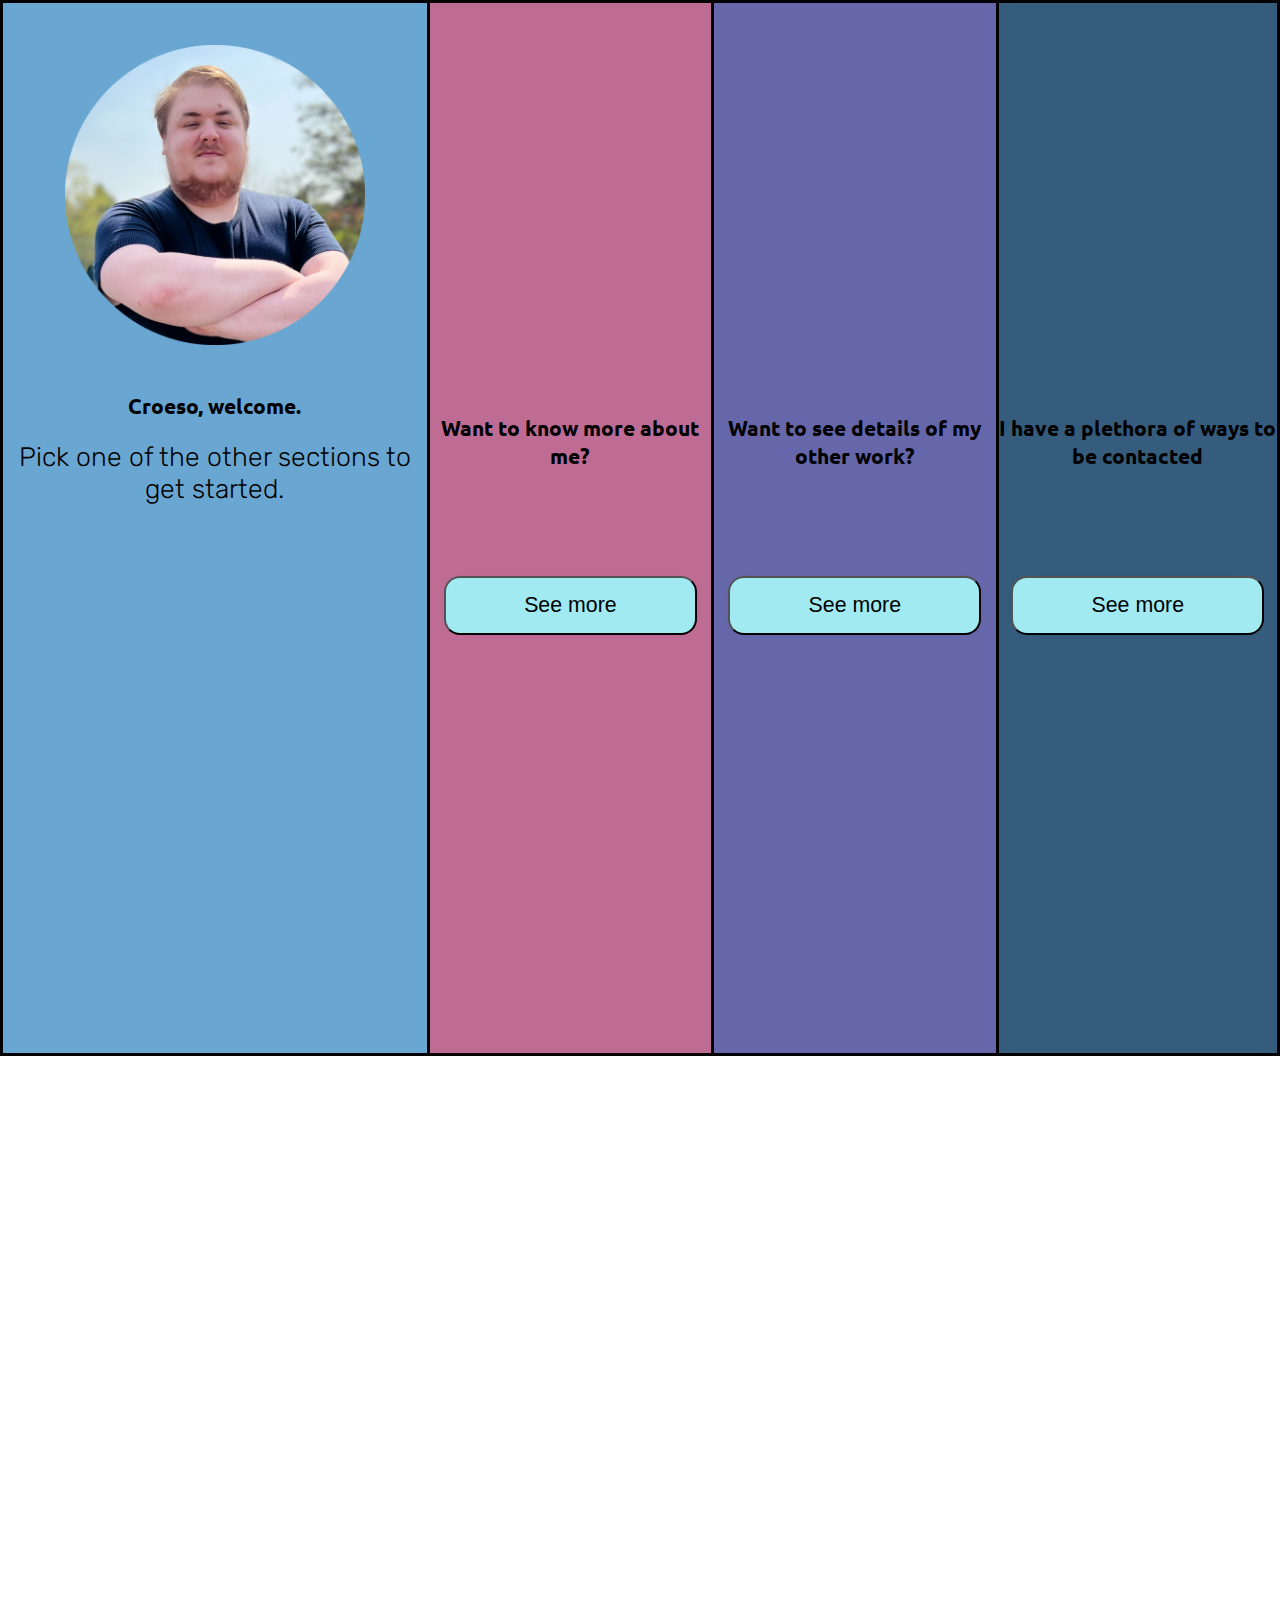
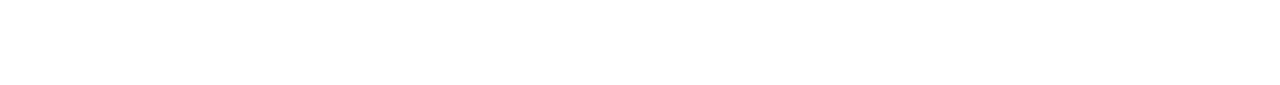
<file: index.html>
<!DOCTYPE html>
<html lang="en">
<head>
    <meta charset="UTF-8">
    <meta name="viewport" content="width=device-width, initial-scale=1.0">
    <link rel="stylesheet" href="./portfolio_home.css">
    <script src="jquery3.7.0.js"></script>
    <script src="./index.js"></script>
    <title>Personal Portfolio Home</title>  
</head>
<body>
    <section class="welcome">
        <img class="pp" src="./images/Welcome section/profile_picture.png" alt="My Profile Picture">
        <h2 class="welcome-header">Croeso, welcome.</h2>
        <p class="welcome-text">Pick one of the other sections to get started.</p>
    </section>
    <section class="bio">
        <h2 class="bio-header">Want to know more about me?</h2>
        <a href="./portfolio_bio.html"><button id="button-bio" class="see-more"> See more</button></a>
        <div class="image-container">
    <div class="flowimages">
            <img class="flowimage" id="flowimage1" src="../images/Bio section/programming.png" alt="laptop with code">
            <img class="flowimage" id="flowimage2" src="../images/Bio section/rugby.png" alt="rugby ball">
            <img class="flowimage" id="flowimage3" src="../images/Bio section/game-controller.png" alt="a video game controller">
            <img class="flowimage" id="flowimage4" src="../images/Bio section/spotify.png" alt="the spotify logo">
            <img class="flowimage" id="flowimage5" src="../images/Bio section/wales.png" alt="the welsh flag">
            <img class="flowimage" id="flowimage6" src="../images/Bio section/watching-a-movie.png" alt="a movie screen with popcorn and a drink">
        </div>
        <div class="flowimages">
            <img class="flowimage" id="flowimage1" src="../images/Bio section/programming.png" alt="laptop with code">
            <img class="flowimage" id="flowimage2" src="../images/Bio section/rugby.png" alt="rugby ball">
            <img class="flowimage" id="flowimage3" src="../images/Bio section/game-controller.png" alt="a video game controller">
            <img class="flowimage" id="flowimage4" src="../images/Bio section/spotify.png" alt="the spotify logo">
            <img class="flowimage" id="flowimage5" src="../images/Bio section/wales.png" alt="the welsh flag">
            <img class="flowimage" id="flowimage6" src="../images/Bio section/watching-a-movie.png" alt="a movie screen with popcorn and a drink">
        </div>
        <div class="flowimages">
            <img class="flowimage" id="flowimage1" src="../images/Bio section/programming.png" alt="laptop with code">
            <img class="flowimage" id="flowimage2" src="../images/Bio section/rugby.png" alt="rugby ball">
            <img class="flowimage" id="flowimage3" src="../images/Bio section/game-controller.png" alt="a video game controller">
            <img class="flowimage" id="flowimage4" src="../images/Bio section/spotify.png" alt="the spotify logo">
            <img class="flowimage" id="flowimage5" src="../images/Bio section/wales.png" alt="the welsh flag">
            <img class="flowimage" id="flowimage6" src="../images/Bio section/watching-a-movie.png" alt="a movie screen with popcorn and a drink">
        </div>
    </div>
    </section>
    <section class="work">
        <h2 class="work-header">Want to see details of my other work?</h2>
        <a href="./portfolio_work.html"><button id="button-work" class="see-more"> See more</button></a>
    </section>
    <section class="contact">
        <h2 class="contact-header">I have a plethora of ways to be contacted</h2>
        <a href="./portfolio_contact.html"><button id="button-contact" class="see-more"> See more</button></a>
    </section>
</body>
</html>
</file>
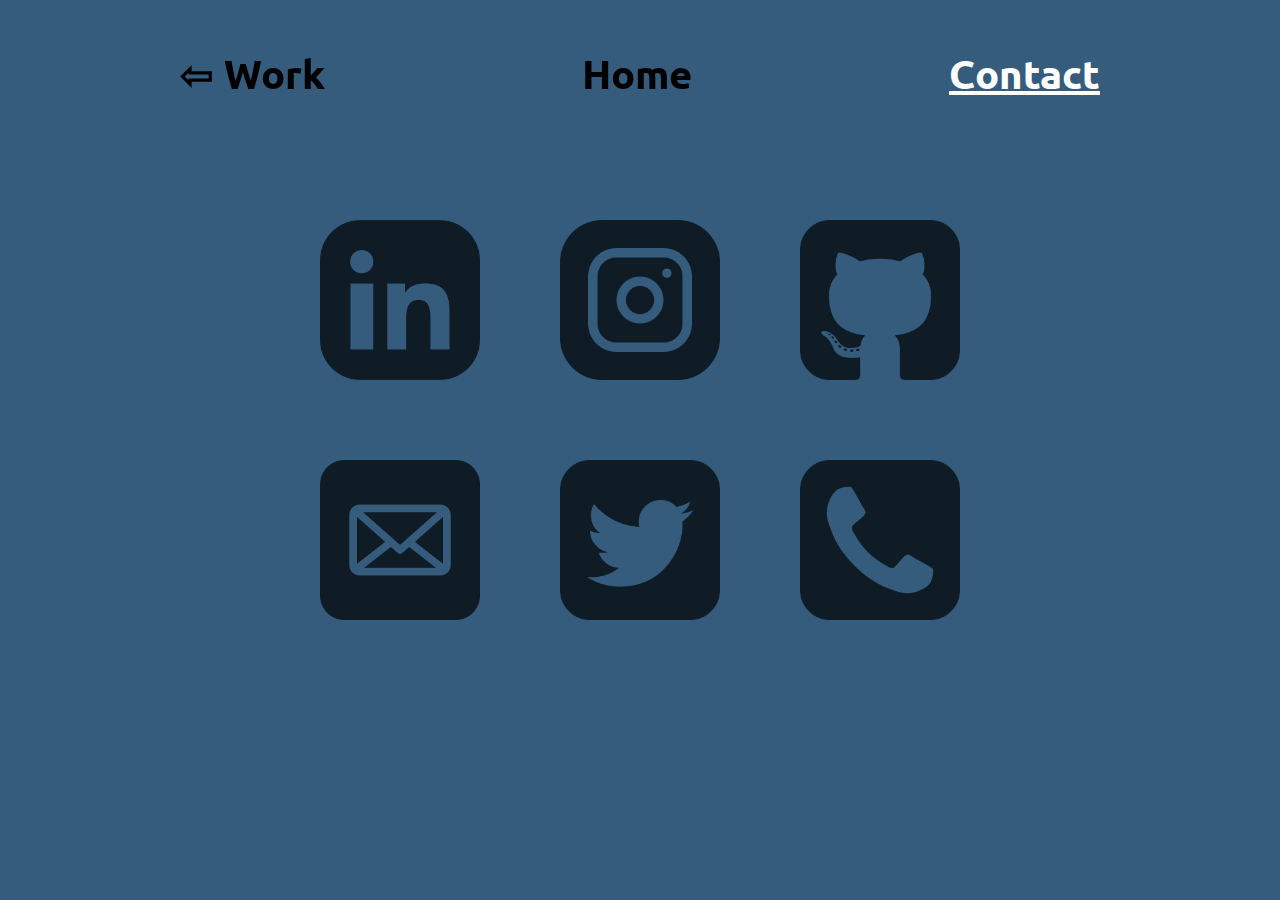
<file: portfolio_contact.html>
<!DOCTYPE html>
<html lang="en">
<head>
    <meta charset="UTF-8">
    <meta name="viewport" content="width=device-width, initial-scale=1.0">
    <link rel="stylesheet" href="./portfolio_contact.css">
    <title>Personal Portfolio Bio</title>
</head>
<body>
 <nav class="grid">  
    <h1 class="work"><a href="portfolio_work.html"> <span> &#8678;</span> Work</a></h1>
    <h1 class="home"><a href="index.html"> Home </a></h1>
    <h1 class="contact"> Contact </h1>
</nav>
<div class="icon-container">
    <a class="icon-image" href="https://www.linkedin.com/in/joembrady" target="_blank" rel="noopener noreferrer"><img class="image" src="../images/Conatct section/linkedin (1).png"></a>
    <a class="icon-image" href="https://www.instagram.com/brady7556" target="_blank" rel="noopener noreferrer"><img class="image" src="../images/Conatct section/instagram.png"></a>
    <a class="icon-image" href="https://github.com/JosephBrady01" target="_blank" rel="noopener noreferrer"><img class="image" src="../images/Conatct section/github-sign.png"></a>
    <a class="icon-image" href="mailto:joembrady1@gmail.com" target="_blank" rel="noopener noreferrer"><img class="image" src="../images/Conatct section/mail.png"></a>
    <a class="icon-image" href="https://twitter.com/joembrady1" target="_blank" rel="noopener noreferrer"><img class="image" src="../images/Conatct section/twitter-sign.png"></a>
    <a class="icon-image" href="tel:+07982724789" target="_blank" rel="noopener noreferrer"><img class="image" src="../images/Conatct section/telephone-symbol-button.png"></a>
</div>
</body>
</html>
</file>
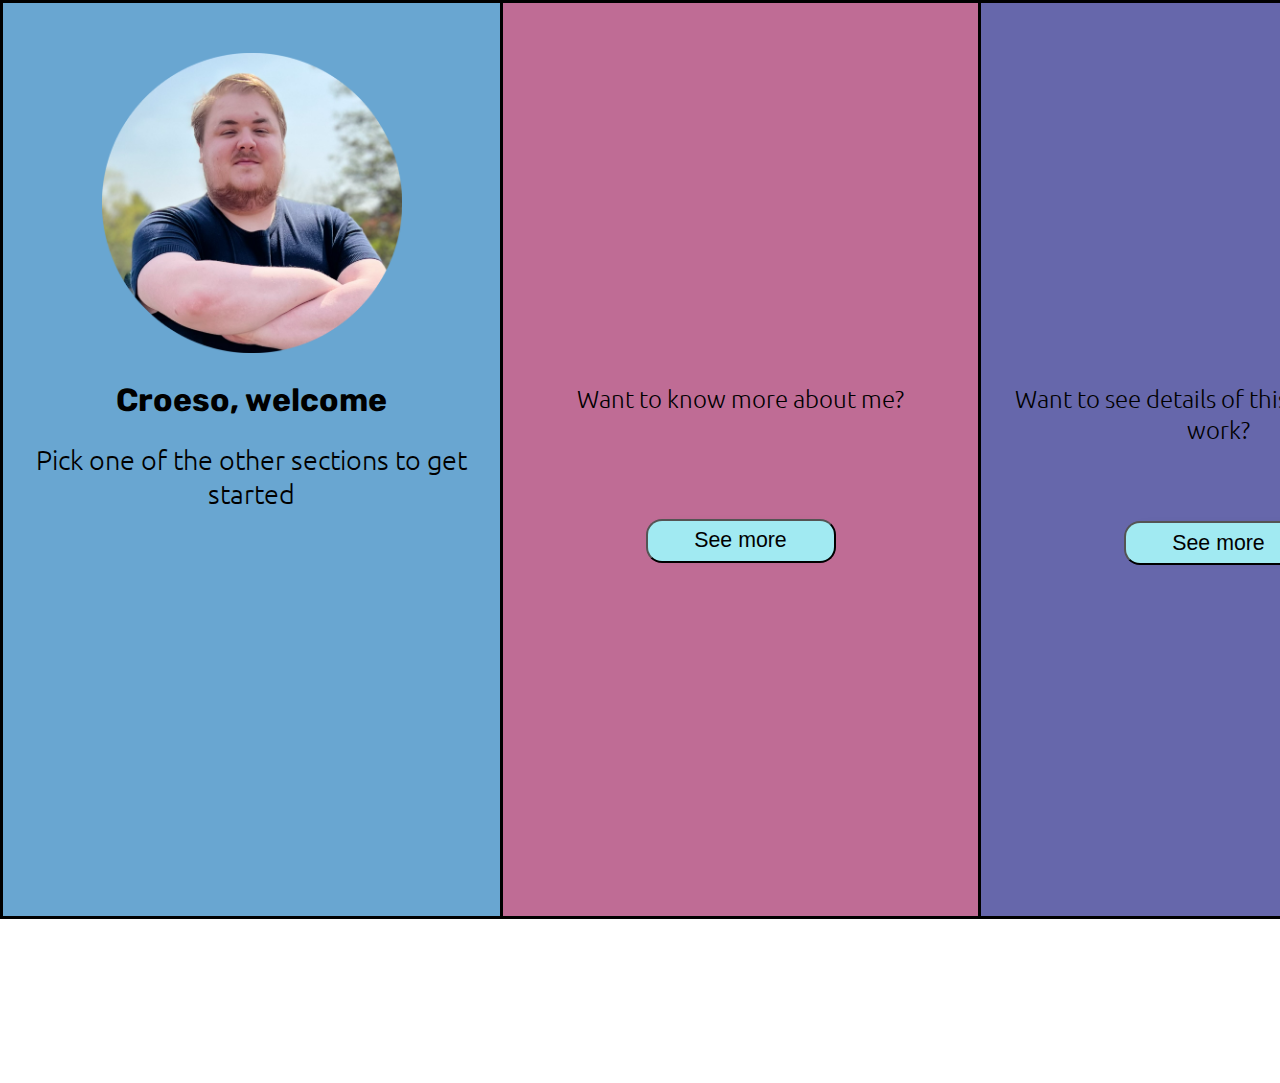
<file: portfolio_home.html>
<!DOCTYPE html>
<html lang="en">
<head>
  <meta charset="UTF-8" />
  <meta http-equiv="X-UA-Compatible" content="IE=edge" />
  <meta name="viewport" content="width=device-width, initial-scale=1.0">
  <link rel="preconnect" href="https://fonts.googleapis.com">
  <link type="text/css" rel="stylesheet" href="../css/portfolio_home.css">
  <link rel="script" href="../js/home.js" />
  <title>Portfolio Website: Homepage</title>
</head> 
<body>
  <!-- Start of sections with the welcome section -->
<section class="welcome">
  <img class="pp" src="../images/Welcome section/profile_picture.png" title="My profile picture" alt="Profile Picture of me" />
  <h1 class="welcome_msg">Croeso, welcome</h1>
  <h2 class="biline">Pick one of the other sections to get started</h2>
</section>
<section class="bio">
  <!-- Images used for background animation --> 
  <div class="flowimages">
    <img class="flowimage" id="flowimage1" src="../images/Bio section/programming.png" alt="laptop with code">
    <img class="flowimage" id="flowimage2" src="../images/Bio section/rugby.png" alt="rugby ball">
    <img class="flowimage" id="flowimage3" src="../images/Bio section/game-controller.png" alt="a video game controller">
    <img class="flowimage" id="flowimage4" src="../images/Bio section/spotify.png" alt="the spotify logo">
    <img class="flowimage" id="flowimage5" src="../images/Bio section/wales.png" alt="the welsh flag">
    <img class="flowimage" id="flowimage6" src="../images/Bio section/watching-a-movie.png" alt="a movie screen with popcorn and a drink">
  </div>
  <h2 class="bio-text">Want to know more about me?</h2>
  <a href="./portfolio_bio.html"><button id="button-bio" class="see-more"> See more</button></a>
</section>
<section class="work">
    <h2 class="work-text">Want to see details of this site or other work?</h2>
    <a href="./portfolio_work.html"><button id="button-work" class="see-more"> See more</button></a>
  <div class="background-images">
   <img class="work-img1" src="../images/Work section/large-brief-homepage.jpg">
   <img class="work-img2" src="../images/Work section/small-brief-cropped.jpg">
  </div>
</section>
<section class="contact">
  <h2 class="contact-text">If you would like to see where I am on social media or want to chat then there are many ways
    to contact me</h2>
  <a href="./portfolio_contact.html"><button id="button-contact" class="see-more"> See more</button></a>
</section>
</body>
</html>
</file>
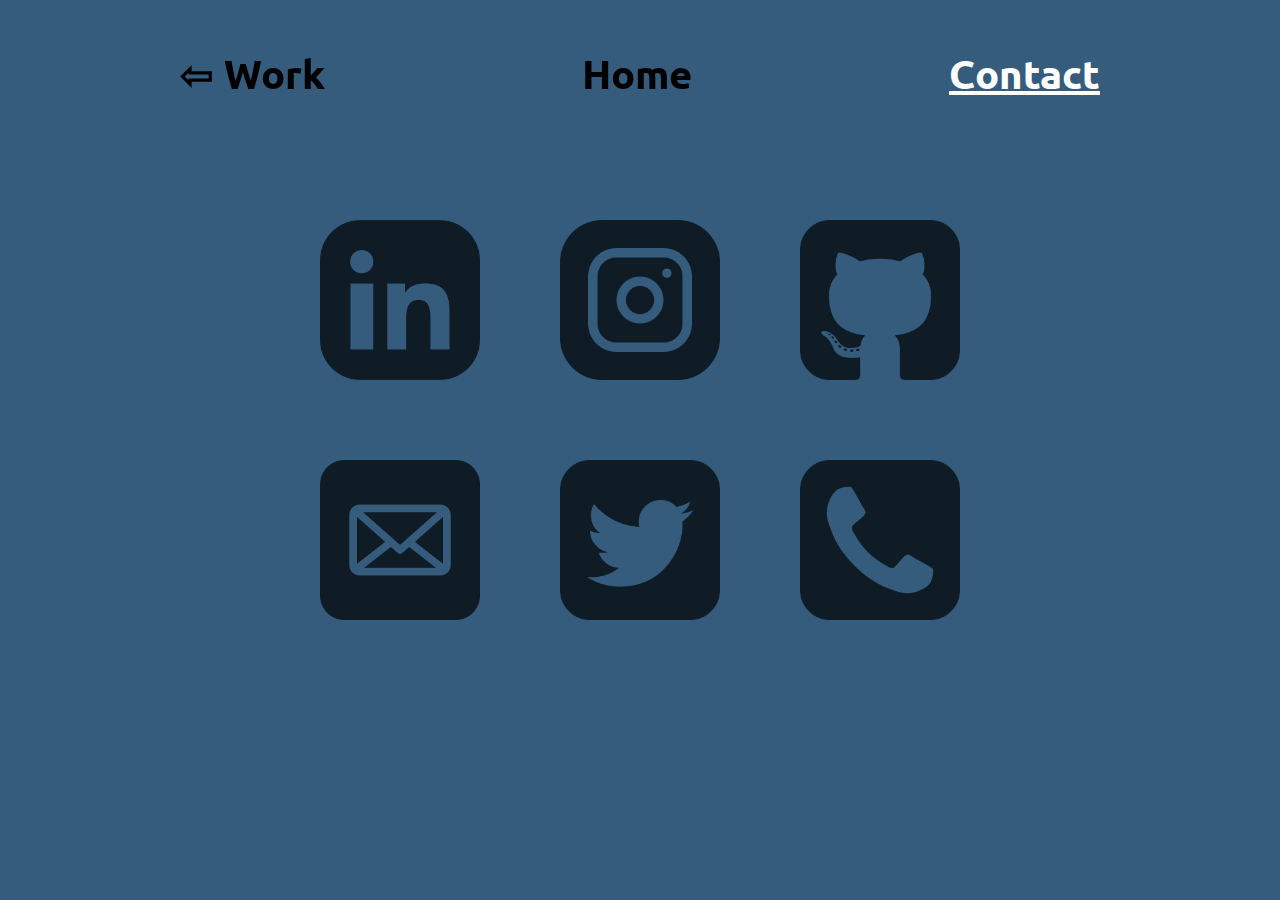
<file: html/portfolio_contact.html>
<!DOCTYPE html>
<html lang="en">
<head>
    <meta charset="UTF-8">
    <meta name="viewport" content="width=device-width, initial-scale=1.0">
    <link rel="stylesheet" href="../css/portfolio_contact.css">
    <title>Personal Portfolio Bio</title>
</head>
<body>
 <nav class="grid">  
    <h1 class="work"><a href="portfolio_work.html"> <span> &#8678;</span> Work</a></h1>
    <h1 class="home"><a href="portfolio_home.html"> Home </a></h1>
    <h1 class="contact"> Contact </h1>
</nav>
<div class="icon-container">
    <a class="icon-image" href="https://www.linkedin.com/in/joembrady" target="_blank" rel="noopener noreferrer"><img class="image" src="../images/Conatct section/linkedin (1).png"></a>
    <a class="icon-image" href="https://www.instagram.com/brady7556" target="_blank" rel="noopener noreferrer"><img class="image" src="../images/Conatct section/instagram.png"></a>
    <a class="icon-image" href="https://github.com/JosephBrady01" target="_blank" rel="noopener noreferrer"><img class="image" src="../images/Conatct section/github-sign.png"></a>
    <a class="icon-image" href="mailto:joembrady1@gmail.com" target="_blank" rel="noopener noreferrer"><img class="image" src="../images/Conatct section/mail.png"></a>
    <a class="icon-image" href="https://twitter.com/joembrady1" target="_blank" rel="noopener noreferrer"><img class="image" src="../images/Conatct section/twitter-sign.png"></a>
    <a class="icon-image" href="tel:+07982724789" target="_blank" rel="noopener noreferrer"><img class="image" src="../images/Conatct section/telephone-symbol-button.png"></a>
</div>
</body>
</html>
</file>
<file: portfolio_home.css>
@import url('https://fonts.googleapis.com/css2?family=Ubuntu&display=swap');
@import url('https://fonts.googleapis.com/css2?family=Rubik&display=swap');

* {
    margin: 0;
    padding: 0;
    width: 100w;
    box-sizing: border-box;
}

body {
    display: grid;
    grid-template-columns: 1fr 1fr 1fr 1fr;
    grid-template-rows: 1fr;
    height: 100vh;
    width: 100%;
    transition: 500ms;
    animation: 3s ease-out 0s 1 slideLeft;
    overflow: hidden;
}

body:has(.welcome:hover) {
    grid-template-columns: 1.5fr 1fr 1fr 1fr;
}

body:has(.bio:hover) {
    grid-template-columns: 1fr 1.5fr 1fr 1fr;
}

body:has(.work:hover) {
    grid-template-columns: 1fr 1fr 1.5fr 1fr;
}

body:has(.contact:hover) {
    grid-template-columns: 1fr 1fr 1fr 1.5fr;
}


@keyframes slideLeft {
    0% {
        transform: translateX(200%);
    }
    100% {
        transform: translateX(0)
    }
}


.welcome, .bio, .work, .contact {
    border: black solid;
    border-right: none;
}

.welcome-header, .bio-header, .work-header, .contact-header {
    margin-top: 19.25em;
}

.welcome {
    background-color: #69A6D1;
    text-align: center;
}

.pp{
    width: 18.75em;
    height: 18.75em;
    margin-top: 10%;
}

.welcome-header {
    font-family: 'Ubuntu', sans-serif;
    font-weight: bold;
    font-size: 16pt;
    margin-top: 10%; 
}

.welcome-text {
    font-family: 'Rubik', sans-serif;
    margin-top: 5%;
    font-size: 20pt;
    font-weight: 200;
}

.bio {
    background-color: #BF6C95;
    top: 100vh;
    z-index: 1;
    text-align: center;
}

.see-more {
    background-color: #A1EAF2;
    height: 2.75em;
    width: 11.875em;
    border-radius: 12pt;
    font-size: 16pt;
    box-shadow: 0px 0px 20px -20px;
    cursor: pointer;
    transition: all 0.5s ease-in-out 0ms;
    user-select: none;
    margin-top: 5em;
    z-index: 1;
}

.see-more:hover {
    background-color: #7EB7BD;
    box-shadow: 0px 0px 20px -18px;
}

.image-container {
    display: grid;
    grid-template-columns: 1fr;
    grid-template-rows: 1fr 1fr 1fr;
    height: 100%;
    opacity: 0;
    z-index: -1;
}

.bio-header {
    text-align: center;
    font-family: 'Ubuntu', sans-serif;
    font-weight: bold;
    font-size: 16pt;
}

.flowimages {
    display: grid;
    grid-template-columns: 1fr 1fr 1fr;
    grid-template-rows: 1fr 1fr;
    animation: 10s ease-out flowUp;
    z-index: -1;
    animation-iteration-count: infinite;
    align-items: center;
    justify-items: center;
}

.bio:hover .image-container {
    opacity: 1;
    transition: opacity 0.1s ease-in-out;
    -moz-transition: opacity 0.1s ease-in-out;
    -webkit-transition: opacity 0.1s ease-in-out;
}


.flowimage {
    height: 4.357em;
    width: 4.357em;
    z-index: -1;
}

@keyframes flowUp {
    0% {
        transform: translateY(400%);
        opacity: 0;
        z-index: -1;
    }
    100% {
        transform: translateY(-300%);
        opacity: 1;
        z-index: -1;
    }
}


.work {
    background-color: #6667AB;
    text-align: center;
}

.work-header {
    text-align: center;
    font-family: 'Ubuntu', sans-serif;
    font-weight: bold;
    font-size: 16pt;
}

.contact {
    background-color: #355C7D;
    border-right: black solid;
    text-align: center;
}

.contact-header {
    text-align: center;
    font-family: 'Ubuntu', sans-serif;
    font-weight: bold;
    font-size: 16pt;
}

@media screen and (max-width: 59.375em) {
    body {
        grid-template-columns: 1fr !important;
        grid-template-rows: 1fr 1fr 1fr 1fr !important;
        animation: 3s ease-out 0s 1 slideTop;
        overflow-x: hidden !;
        overflow: scroll;
    }

    body:has(.welcome:hover) {
        grid-template-rows: 1.5fr 1fr 1fr 1fr !important;
    }
    
    body:has(.bio:hover) {
        grid-template-rows: 1fr 1.5fr 1fr 1fr !important;
    }
    
    body:has(.work:hover) {
        grid-template-rows: 1fr 1fr 1.5fr 1fr !important;
    }
    
    body:has(.contact:hover) {
        grid-template-rows: 1fr 1fr 1fr 1.5fr !important;
    }

    @keyframes slideTop {
        0% {
            transform: translateY(200%);
        }
        100% {
            transform: translateY(0)
        }
    }

    .welcome-header, .bio-header, .work-header, .contact-header {
        margin-top: 5em;
        margin-bottom: 2em;
    }

    .welcome {
        background-color: #69A6D1;
        text-align: center;
    }
    
    .pp{
        width: 18.75em;
        height: 18.75em;
        margin-top: 10%;
    }
    
    .welcome-header {
        font-family: 'Ubuntu', sans-serif;
        font-weight: bold;
        font-size: 16pt;
        margin-top: 10%; 
    }
    
    .welcome-text {
        font-family: 'Rubik', sans-serif;
        margin-top: 5%;
        font-size: 20pt;
        font-weight: 200;
    }

    .bio {
        background-color: #BF6C95;
        top: 100vh;
        z-index: 1;
        text-align: center;
        align-items: center;
        justify-items: center;
    }

    .image-container {
      display: none;
    }
    
    .see-more {
        background-color: #A1EAF2;
        height: 2.75em;
        width: 11.875em;
        border-radius: 12pt;
        font-size: 16pt;
        box-shadow: 0px 0px 20px -20px;
        cursor: pointer;
        transition: all 0.5s ease-in-out 0ms;
        user-select: none;
        z-index: 1;
        margin-bottom: 3em;
    }
    
    .see-more:hover {
        background-color: #7EB7BD;
        box-shadow: 0px 0px 20px -18px;
    }

    .work {
        background-color: #6667AB;
        text-align: center;
    }
    
    .work-header {
        text-align: center;
        font-family: 'Ubuntu', sans-serif;
        font-weight: bold;
        font-size: 16pt;
    }

    .background-images {
        display: none;
    }
    
    .contact {
        background-color: #355C7D;
        border-right: black solid;
        text-align: center;
    }
    
    .contact-header {
        text-align: center;
        font-family: 'Ubuntu', sans-serif;
        font-weight: bold;
        font-size: 16pt;
    }

  }
</file>
<file: portfolio_contact.css>
@import url('https://fonts.googleapis.com/css2?family=Ubuntu&display=swap');
@import url('https://fonts.googleapis.com/css2?family=Rubik&display=swap');

* {
    box-sizing: border-box;
}

body {
    font-family: 'Ubuntu', sans-serif;
    background-color: #355C7D;
    color: black;
    text-decoration: none;
}

/* Used for the navigation */

.grid {
    display: grid;
    grid-template-columns: auto auto auto;
    padding: 0.6em;
    grid-gap: 1.25em;
    font-size: 15pt;
}

/* Hover state used for the navigation */

a {
    text-decoration: none;
    color: black;
    --b: 0.1em;   /* the thickness of the line */
    --c: white; /* the color */
    color: #0000;
    padding-block: var(--b);
    background: 
    linear-gradient(var(--c) 50%,#000 0) 0% calc(100% - var(--_p,0%))/100% 200%,
    linear-gradient(var(--c) 0 0) 0% var(--_p,0%)/var(--_p,0%) var(--b) no-repeat;
    -webkit-background-clip: text,padding-box;
    background-clip: text,padding-box;
    transition: .3s var(--_s,0s) linear,background-size .3s calc(.3s - var(--_s,0s));
}

.contact {
    padding-right: 4em;
    text-align: right;
    color: white;
    text-decoration: underline;
}

.home {
    text-align: center;
}

.work {
    text-align: left;
    padding-left: 4em;
}

a:hover {
    --_p: 100%;
    --_s: .3s;
}

.icon-container {
    margin-top: 5em;
    display: grid;
    grid-template-columns: auto auto auto;
    grid-template-rows: auto auto;
    grid-gap: 5em;
    align-content: center;
    justify-content: center;
}

.icon-image {
    height: 10em;
    width: 10em;
    object-fit: contain;
    opacity: 0.7;
}

.image {
    height: 10em;
    width: 10em;
}

.icon-image:hover {
    transform: scale(1.1);
    --_p: 0%;
    --_s: 0%;
    opacity: 100;
}
</file>
<file: css/portfolio_home.css>
@import url('https://fonts.googleapis.com/css2?family=Ubuntu&display=swap');
@import url('https://fonts.googleapis.com/css2?family=Rubik&display=swap');

* {
    margin: 0;
    padding: 0;
    width: 100w;
    box-sizing: border-box;
}

html{
    overflow: hidden;
}

body{
    color: #000000;
    font-family: 'Ubuntu', sans-serif;
    display: grid;
    grid-template-columns: 30em 30em 30em 30em;
    min-height: 100vh;
    min-width: 100vw;
    max-width: 100vw;
    overflow-x: hidden;
    transition: 500ms;
    animation-delay: 0s;
    animation: 3s ease-out 0s 1 slideFromLeft;
}

/* This code is used to show the expansion of a section when hovered over */
body:has(.welcome:hover) {
    grid-template-columns: 31.25em 29.875em 29.875em 29.875em;
    animation-delay: 0s;
}

body:has(.bio:hover) {
    grid-template-columns: 29.875em 31.25em 29.875em 29.875em;
    animation-delay: 0s;
}

body:has(.work:hover) {
    grid-template-columns: 29.875em 29.875em 31.25em 29.875em;
    animation-delay: 0s;
}

body:has(.contact:hover) {
    grid-template-columns: 29.875em 29.875em 29.875em 31.25em;
    animation-delay: 0s;
}

/* This is for the animation of the sections to fly in from the right */
@keyframes slideFromLeft {
    0% {
        transform: translateX(200%);
    }
    100% {
        transform: translateX(0);
    }
}


section{
    border-style: solid;
    border-right: none;
}

.bio-text, .work-text, .contact-text {
    margin-top: 80%;
}

.contact {
    border-right: solid;
}

/* Welcome section */

.welcome {
    text-align: center;
    background-color: #69A6D1;
}

.pp{
    width: 300px;
    height: 300px;
    position: center;
    margin-top: 10%;
}

.welcome_msg {
    font-family: 'Rubik', sans-serif;
    font-weight: bold;
    margin-top: 5%;
    font-size: 24pt;
    font-weight: 50000;
}

.biline {
    margin-top: 5%;
    font-size: 20pt;
    font-weight: 200;
}

/* Bio section */

.bio {
    background-color: #BF6C95;
    position: static;
    top: 100vh;
    z-index: 0;
    transition: all .2s ease-in-out;
}

bio:hover {
    transform: scale(1.1);
}

.bio-text {
    text-align: center;
    font-weight: 200; 
}

/* Button syle is used across the entire page */

.see-more {
    background-color: #A1EAF2;
    margin-left: 30%;
    height: 44px;
    width: 190px;
    border-radius: 12pt;
    font-size: 16pt;
    box-shadow: 0px 0px 20px -20px;
    cursor: pointer;
    transition: all 0.5s ease-in-out 0ms;
    user-select: none;
}

.see-more:hover {
    background-color: #7EB7BD;
    box-shadow: 0px 0px 20px -18px;
}

a {
    height: 44px;
    width: 190px;
}

a #button-bio {
    margin-top: 22%
}

a #button-work {
    margin-top: 16%;
}

a #button-contact {
    margin-top: 10%;
}

.flowimages{
    display: grid;
    grid-template-columns: auto auto;
    grid-template-rows: auto auto auto;
    width: 500px;
    height: 1080px;
    position: absolute;
    z-index: -1;

    opacity: 0;

    transition: opacity 0.5s ease-in-out;
    -moz-transition: opacity 0.5s ease-in-out;
    -webkit-transition: opacity 0.5s ease-in-out;
}

.bio:hover .flowimages {
    opacity: 1;
    transition: opacity 0.5s ease-in-out;
    -moz-transition: opacity 0.5s ease-in-out;
    -webkit-transition: opacity 0.5s ease-in-out;
}

.flowimage{
    width: 100px;
    height: 100px;
    position: relative;
    animation-name: flowup;
    animation-duration: 20s;
    animation-timing-function: linear;
    animation-iteration-count: infinite;
    margin-left: 25%;
}

/* Animation for the background images on the bio section*/

@keyframes flowup {

    from {
        margin-top: 100vh;
        opacity: 0;
    }

    to {
        margin-top: -65vh;
        opacity: 1;
    }
}

/* Work section */
.work {
    background-color: #6667AB;
    z-index: 0;
}

.work-text {
    text-align: center;
    font-weight: 200;
    transition: all .2s ease-in-out;
}

.work:hover .background-images {
    display: grid;
    opacity: 1;
    transition: opacity 1s ease-in-out;
    -moz-transition: opacity 1s ease-in-out;
    -webkit-transition: opacity 1s ease-in-out;
}

/* Simple hover state used for the work background images */

.background-images {
    z-index: -1;
    position: initial;
    display: gird;
    grid-template-columns: 200px 200px;
    margin-top: 10%;
    margin-left: 10%;
    grid-gap: 3em;
    opacity: 0;
    transition: opacity 0.5s ease-in-out;
    -moz-transition: opacity 0.5s ease-in-out;
    -webkit-transition: opacity 0.5s ease-in-out;
}

.work-img1 {
    margin-right: auto;
    height: 300px;
    width: 200px;
    opacity: 0.6;
    transition: opacity 1s ease-in-out;
    -moz-transition: opacity 1s ease-in-out;
    -webkit-transition: opacity 1s ease-in-out;
    position: relative;
}

.work-img2 {
    height: 300px;
    width: 160px;
    opacity: 0.6;
    transition: opacity 1s ease-in-out;
    -moz-transition: opacity 1s ease-in-out;
    -webkit-transition: opacity 1s ease-in-out;
    position: relative;
}

.work-img1:hover {
    opacity: 1.0;
    transition: opacity .55s ease-in-out;
    -moz-transition: opacity .55s ease-in-out;
    -webkit-transition: opacity .55s ease-in-out;
}

.work-img2:hover {
    opacity: 1.0;
    transition: opacity .55s ease-in-out;
    -moz-transition: opacity .55s ease-in-out;
    -webkit-transition: opacity .55s ease-in-out;
}

/* Contact section */

.contact {
    background-color: #355C7D;
}

.contact-text {
    text-align: center;
    font-weight: 200; 
}
</file>
<file: css/portfolio_contact.css>
@import url('https://fonts.googleapis.com/css2?family=Ubuntu&display=swap');
@import url('https://fonts.googleapis.com/css2?family=Rubik&display=swap');

* {
    box-sizing: border-box;
}

body {
    font-family: 'Ubuntu', sans-serif;
    background-color: #355C7D;
    color: black;
    text-decoration: none;
}

/* Used for the navigation */

.grid {
    display: grid;
    grid-template-columns: auto auto auto;
    padding: 0.6em;
    grid-gap: 1.25em;
    font-size: 15pt;
}

/* Hover state used for the navigation */

a {
    text-decoration: none;
    color: black;
    --b: 0.1em;   /* the thickness of the line */
    --c: white; /* the color */
    color: #0000;
    padding-block: var(--b);
    background: 
    linear-gradient(var(--c) 50%,#000 0) 0% calc(100% - var(--_p,0%))/100% 200%,
    linear-gradient(var(--c) 0 0) 0% var(--_p,0%)/var(--_p,0%) var(--b) no-repeat;
    -webkit-background-clip: text,padding-box;
    background-clip: text,padding-box;
    transition: .3s var(--_s,0s) linear,background-size .3s calc(.3s - var(--_s,0s));
}

.contact {
    padding-right: 4em;
    text-align: right;
    color: white;
    text-decoration: underline;
}

.home {
    text-align: center;
}

.work {
    text-align: left;
    padding-left: 4em;
}

a:hover {
    --_p: 100%;
    --_s: .3s;
}

.icon-container {
    margin-top: 5em;
    display: grid;
    grid-template-columns: auto auto auto;
    grid-template-rows: auto auto;
    grid-gap: 5em;
    align-content: center;
    justify-content: center;
}

.icon-image {
    height: 10em;
    width: 10em;
    object-fit: contain;
    opacity: 0.7;
}

.image {
    height: 10em;
    width: 10em;
}

.icon-image:hover {
    transform: scale(1.1);
    --_p: 0%;
    --_s: 0%;
    opacity: 100;
}
</file>
